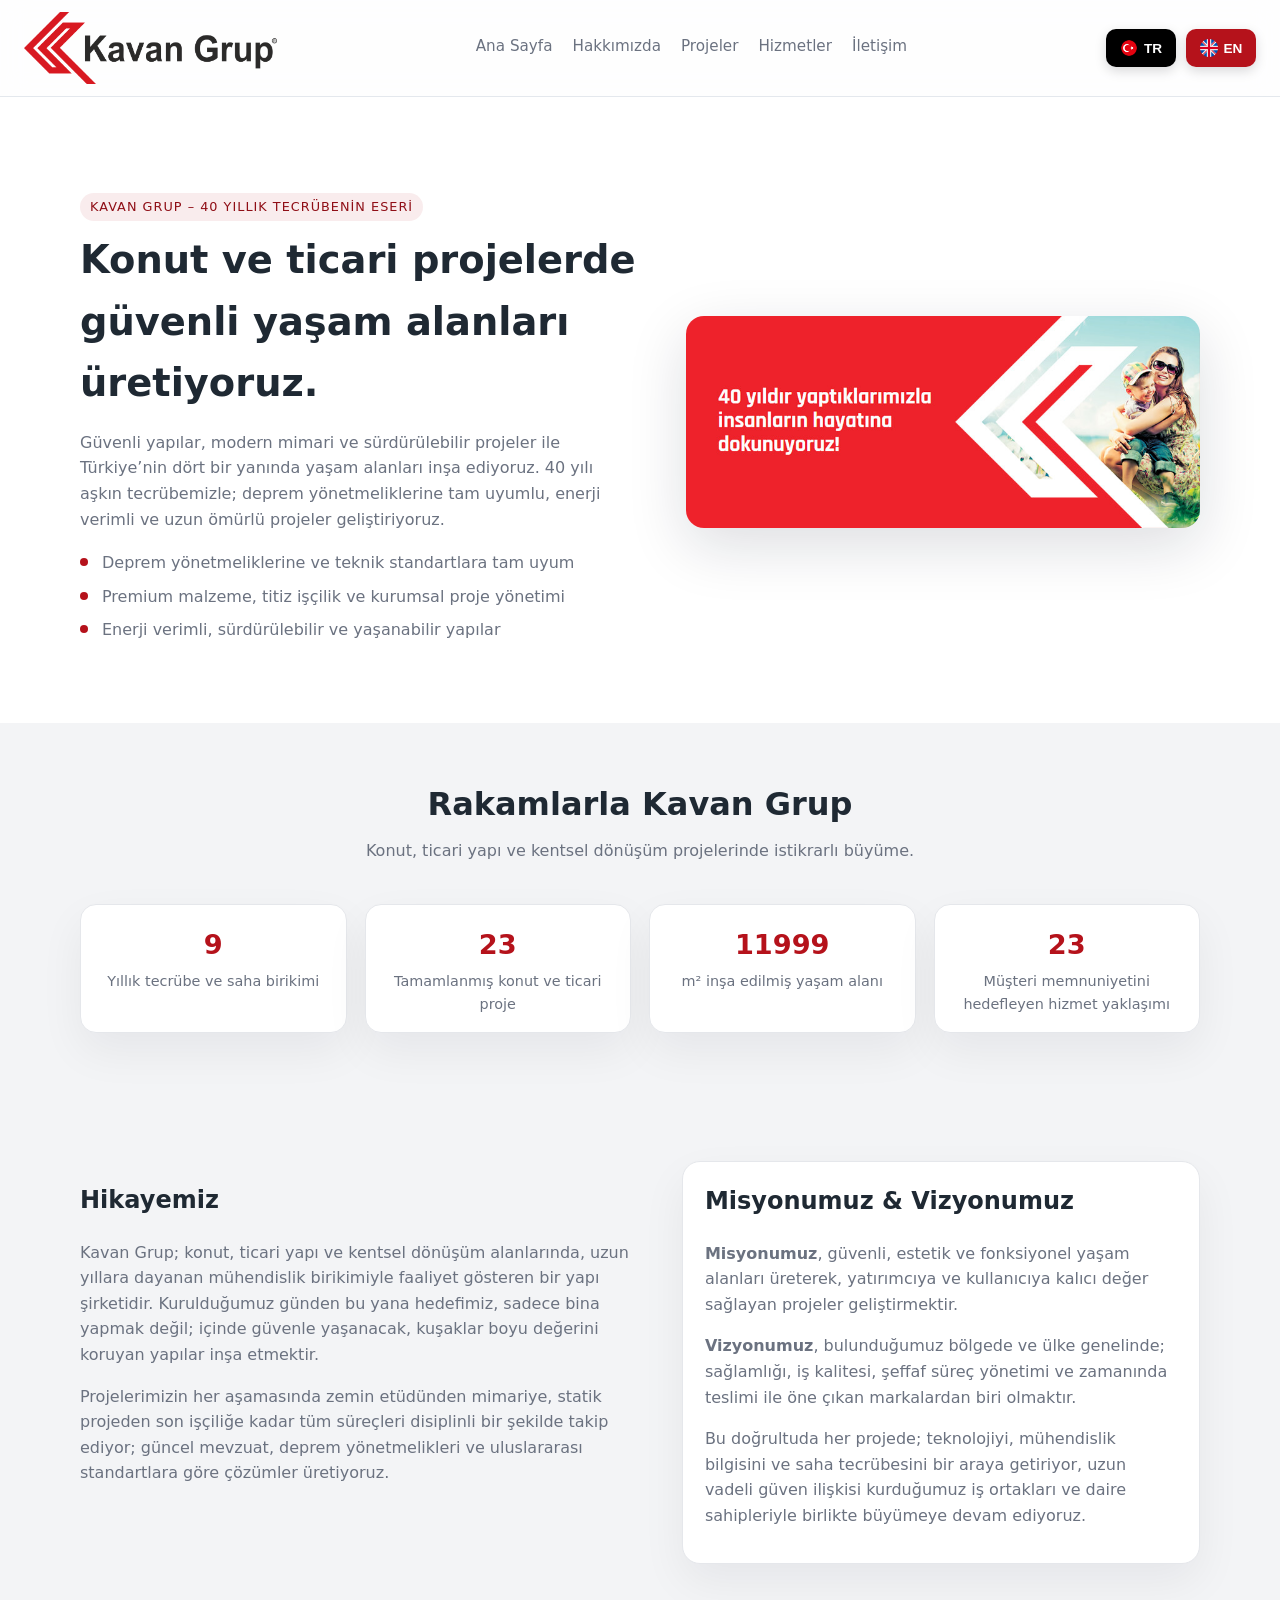
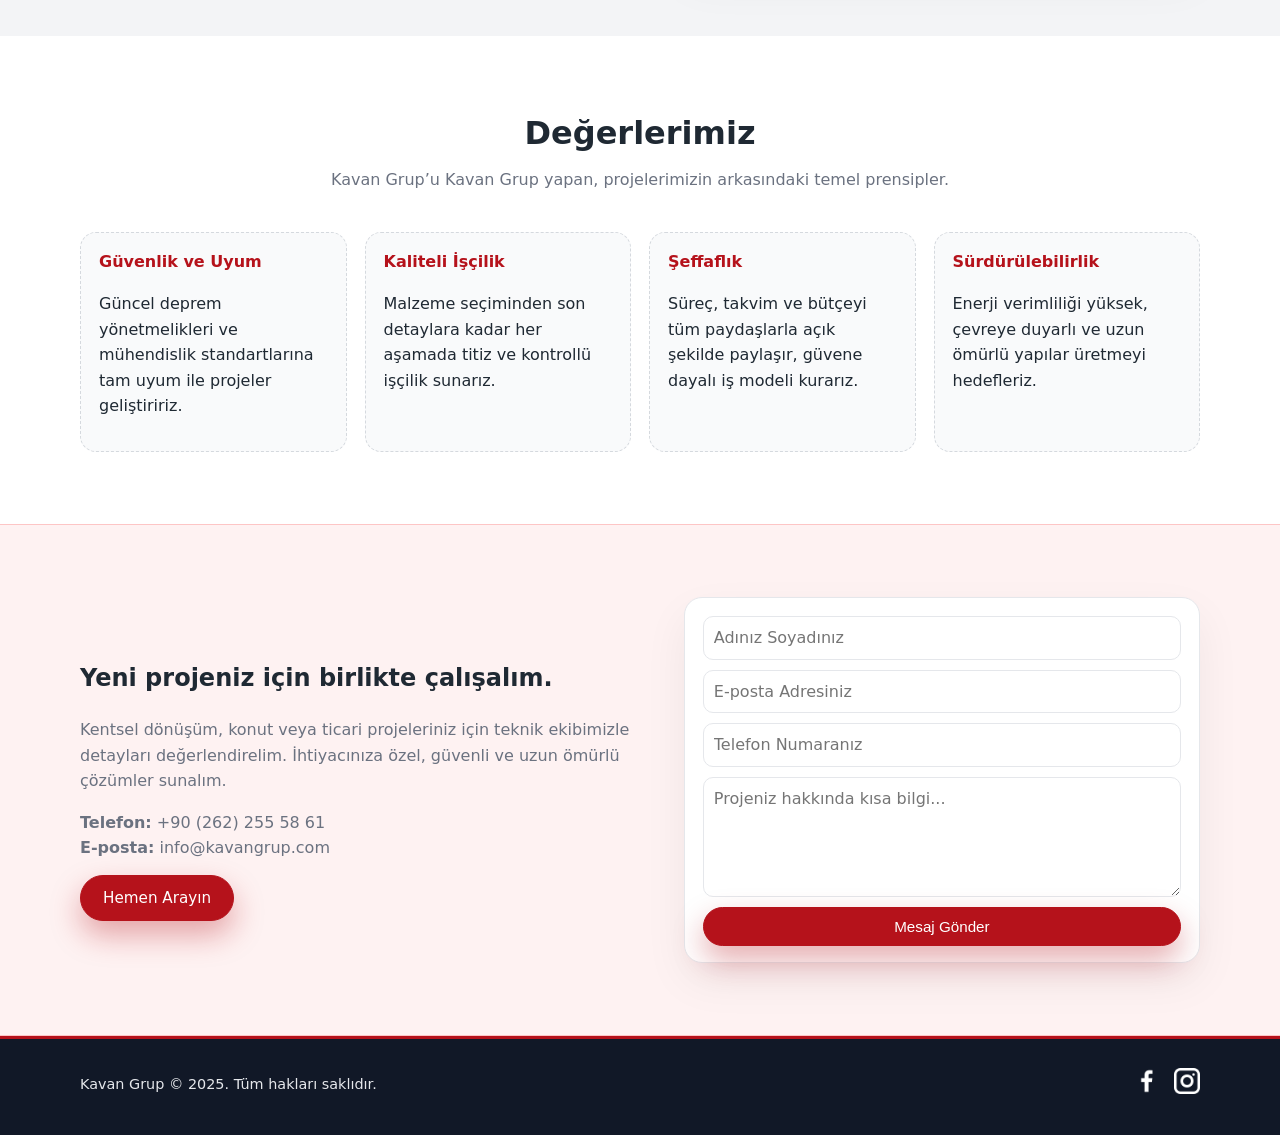
<file: about.html>
<!DOCTYPE html>
<html lang="tr">

<head>
    <meta charset="UTF-8" />
    <title>Kavan Grup</title>
    <meta name="viewport" content="width=device-width, initial-scale=1" />
    <link rel="icon" type="image/png" href="images/kavan.png">

    <link rel="stylesheet" href="style.css?v=632">
    <link rel="stylesheet" href="news.css?v=424">
    <link rel="stylesheet" href="project.css?v=123">
    <link rel="stylesheet" href="mobile.css?v=431">


</head>

<body>
    <!--Start of Tawk.to Script-->
    <script type="text/javascript">
                var Tawk_API=Tawk_API||{}, Tawk_LoadStart=new Date();
        (function(){
        var s1=document.createElement("script"),s0=document.getElementsByTagName("script")[0];
        s1.async=true;
        s1.src='https://embed.tawk.to/693ae0dc72e9cf197ba23c10/1jc6vsnnq';
        s1.charset='UTF-8';
        s1.setAttribute('crossorigin','*');
        s0.parentNode.insertBefore(s1,s0);
        })();
    </script>
    <!--End of Tawk.to Script-->
    <!-- NAVBAR -->
    <header class="site-header">
        <div class="nav-container">

            <!-- LOGO -->
            <div class="logo">
                <img src="images/logo.png" alt="Kavan Grup">
            </div>

            <!-- DESKTOP MENÜ -->
            <nav class="main-nav">
                <a href="index.html" data-i18n="nav_home">Ana Sayfa</a>
                <a href="about.html" data-i18n="nav_about">Hakkımızda</a>
                <a href="projeler.html" data-i18n="nav_projects">Projeler</a>
                <a href="#services" data-i18n="nav_services">Hizmetler</a>
                <a href="#contact" data-i18n="nav_contact">İletişim</a>
            </nav>

            <!-- DİL BUTONLARI -->
            <div class="lang-switch">
                <button id="lang-tr"><img src="images/TRFLAG.png"> TR</button>
                <button id="lang-en"><img src="images/ENFLAG.png"> EN</button>
            </div>

            <!-- MOBİL MENÜ BUTONU -->
            <button class="mobile-menu-btn" id="mobileMenuBtn">
                <span></span>
                <span></span>
                <span></span>
            </button>

        </div>

        <!-- MOBİLDE AÇILAN MENÜ -->
        <div class="mobile-nav" id="mobileNav">
            <a href="index.html" data-i18n="nav_home">Ana Sayfa</a>
            <a href="about.html" data-i18n="nav_about">Hakkımızda</a>
            <a href="projeler.html" data-i18n="nav_projects">Projeler</a>
            <a href="#services" data-i18n="nav_services">Hizmetler</a>
            <a href="#contact" data-i18n="nav_contact">İletişim</a>
        </div>
    </header>

    <!-- HAKKIMIZDA HERO -->
    <section class="section section-alt about-hero">
        <div class="container about-hero-inner">
            <div class="about-hero-text">
                <span class="about-kicker">Kavan Grup – 40 Yıllık Tecrübenin Eseri</span>
                <h1>Konut ve ticari projelerde güvenli yaşam alanları üretiyoruz.</h1>
                <p>
                    Güvenli yapılar, modern mimari ve sürdürülebilir projeler ile Türkiye’nin dört bir yanında
                    yaşam alanları inşa ediyoruz. 40 yılı aşkın tecrübemizle; deprem yönetmeliklerine tam uyumlu,
                    enerji verimli ve uzun ömürlü projeler geliştiriyoruz.
                </p>

                <ul class="about-bullets">
                    <li>Deprem yönetmeliklerine ve teknik standartlara tam uyum</li>
                    <li>Premium malzeme, titiz işçilik ve kurumsal proje yönetimi</li>
                    <li>Enerji verimli, sürdürülebilir ve yaşanabilir yapılar</li>
                </ul>
            </div>

            <div class="about-hero-media">
                <div class="image-frame">
                    <img src="images/tarihce.png" alt="40 Yıllık Tecrübe">
                </div>
            </div>

        </div>
    </section>

    <!-- RAKAMLARLA KAVAN GRUP -->
    <section class="section stats-area">
        <div class="container">
            <div class="section-head">
                <h2>Rakamlarla Kavan Grup</h2>
                <p>Konut, ticari yapı ve kentsel dönüşüm projelerinde istikrarlı büyüme.</p>
            </div>

            <div class="stats-grid">
        <div class="stat-box">
            <h3 class="count" data-target="40">0</h3>
            <p>Yıllık tecrübe ve saha birikimi</p>
        </div>
        
        <div class="stat-box">
            <h3 class="count" data-target="100">0</h3>
            <p>Tamamlanmış konut ve ticari proje</p>
        </div>
        
        <div class="stat-box">
            <h3 class="count" data-target="50000">0</h3>
            <p>m² inşa edilmiş yaşam alanı</p>
        </div>
        
        <div class="stat-box">
            <h3 class="count" data-target="100">0</h3>
            <p>Müşteri memnuniyetini hedefleyen hizmet yaklaşımı</p>
        </div>
            </div>
        </div>
    </section>

    <!-- HİKAYEMİZ & YAKLAŞIMIMIZ -->
    <section class="section">
        <div class="container split about-story">
            <div class="split-text">
                <h2>Hikayemiz</h2>
                <p>
                    Kavan Grup; konut, ticari yapı ve kentsel dönüşüm alanlarında, uzun yıllara dayanan mühendislik
                    birikimiyle faaliyet gösteren bir yapı şirketidir. Kurulduğumuz günden bu yana hedefimiz,
                    sadece bina yapmak değil; içinde güvenle yaşanacak, kuşaklar boyu değerini koruyan yapılar
                    inşa etmektir.
                </p>
                <p>
                    Projelerimizin her aşamasında zemin etüdünden mimariye, statik projeden son işçiliğe kadar
                    tüm süreçleri disiplinli bir şekilde takip ediyor; güncel mevzuat, deprem yönetmelikleri
                    ve uluslararası standartlara göre çözümler üretiyoruz.
                </p>
            </div>

            <div class="split-text mv-box">
                <h2>Misyonumuz &amp; Vizyonumuz</h2>
                <p>
                    <strong>Misyonumuz</strong>, güvenli, estetik ve fonksiyonel yaşam alanları üreterek,
                    yatırımcıya ve kullanıcıya kalıcı değer sağlayan projeler geliştirmektir.
                </p>
                <p>
                    <strong>Vizyonumuz</strong>, bulunduğumuz bölgede ve ülke genelinde; sağlamlığı, iş
                    kalitesi, şeffaf süreç yönetimi ve zamanında teslimi ile öne çıkan markalardan biri olmaktır.
                </p>
                <p>
                    Bu doğrultuda her projede; teknolojiyi, mühendislik bilgisini ve saha tecrübesini bir araya
                    getiriyor, uzun vadeli güven ilişkisi kurduğumuz iş ortakları ve daire sahipleriyle birlikte
                    büyümeye devam ediyoruz.
                </p>
            </div>
        </div>
    </section>

    <!-- DEĞERLERİMİZ -->
    <section class="section section-alt">
        <div class="container">
            <div class="section-head">
                <h2>Değerlerimiz</h2>
                <p>Kavan Grup’u Kavan Grup yapan, projelerimizin arkasındaki temel prensipler.</p>
            </div>

            <div class="service-grid">
                <div class="service-card">
                    <h4>Güvenlik ve Uyum</h4>
                    <p>Güncel deprem yönetmelikleri ve mühendislik standartlarına tam uyum ile projeler geliştiririz.</p>
                </div>
                <div class="service-card">
                    <h4>Kaliteli İşçilik</h4>
                    <p>Malzeme seçiminden son detaylara kadar her aşamada titiz ve kontrollü işçilik sunarız.</p>
                </div>
                <div class="service-card">
                    <h4>Şeffaflık</h4>
                    <p>Süreç, takvim ve bütçeyi tüm paydaşlarla açık şekilde paylaşır, güvene dayalı iş modeli kurarız.</p>
                </div>
                <div class="service-card">
                    <h4>Sürdürülebilirlik</h4>
                    <p>Enerji verimliliği yüksek, çevreye duyarlı ve uzun ömürlü yapılar üretmeyi hedefleriz.</p>
                </div>
            </div>
        </div>
    </section>

    <!-- ÇAĞRI BLOĞU -->
    <section class="section cta-area" id="contact">
        <div class="container split">
            <div class="split-text">
                <h2>Yeni projeniz için birlikte çalışalım.</h2>
                <p>
                    Kentsel dönüşüm, konut veya ticari projeleriniz için teknik ekibimizle detayları değerlendirelim.
                    İhtiyacınıza özel, güvenli ve uzun ömürlü çözümler sunalım.
                </p>
                <p><strong>Telefon:</strong> +90 (262) 255 58 61<br>
                    <strong>E-posta:</strong> info@kavangrup.com</p>
                <a href="tel:+902622555861" class="btn primary">Hemen Arayın</a>
            </div>

            <div class="split-media">
                <form class="contact-form">
                    <input type="text" placeholder="Adınız Soyadınız" required />
                    <input type="email" placeholder="E-posta Adresiniz" required />
                    <input type="tel" placeholder="Telefon Numaranız" />
                    <textarea rows="4" placeholder="Projeniz hakkında kısa bilgi..."></textarea>
                    <button type="submit" class="btn primary full">Mesaj Gönder</button>
                </form>
            </div>
        </div>
    </section>

    <!-- FOOTER -->
    <footer class="site-footer">
        <div class="container footer-inner">
    
            <p data-i18n="footer_copy">Kavan Grup © 2025. Tüm hakları saklıdır.</p>
    
            <div class="footer-social">
                <a href="https://www.facebook.com/kavanyapi" target="_blank" class="social-icon">
                    <img src="images/face.png" alt="Facebook">
                </a>
    
                <a href="https://www.instagram.com/kavangrupinsaat/" target="_blank" class="social-icon">
                    <img src="images/insta.png" alt="Instagram">
                </a>
            </div>
        </div>
    </footer>
    
    <!-- JS -->
    <script src="lang.js"></script>
    <script src="script.js?v=412"></script>
    <script src="scroll.js?v=622"></script>
    <script src="news.js?v=12"></script>
    <script src="burger.js?v=32"></script>
    </body>
    
    </html>
</file>
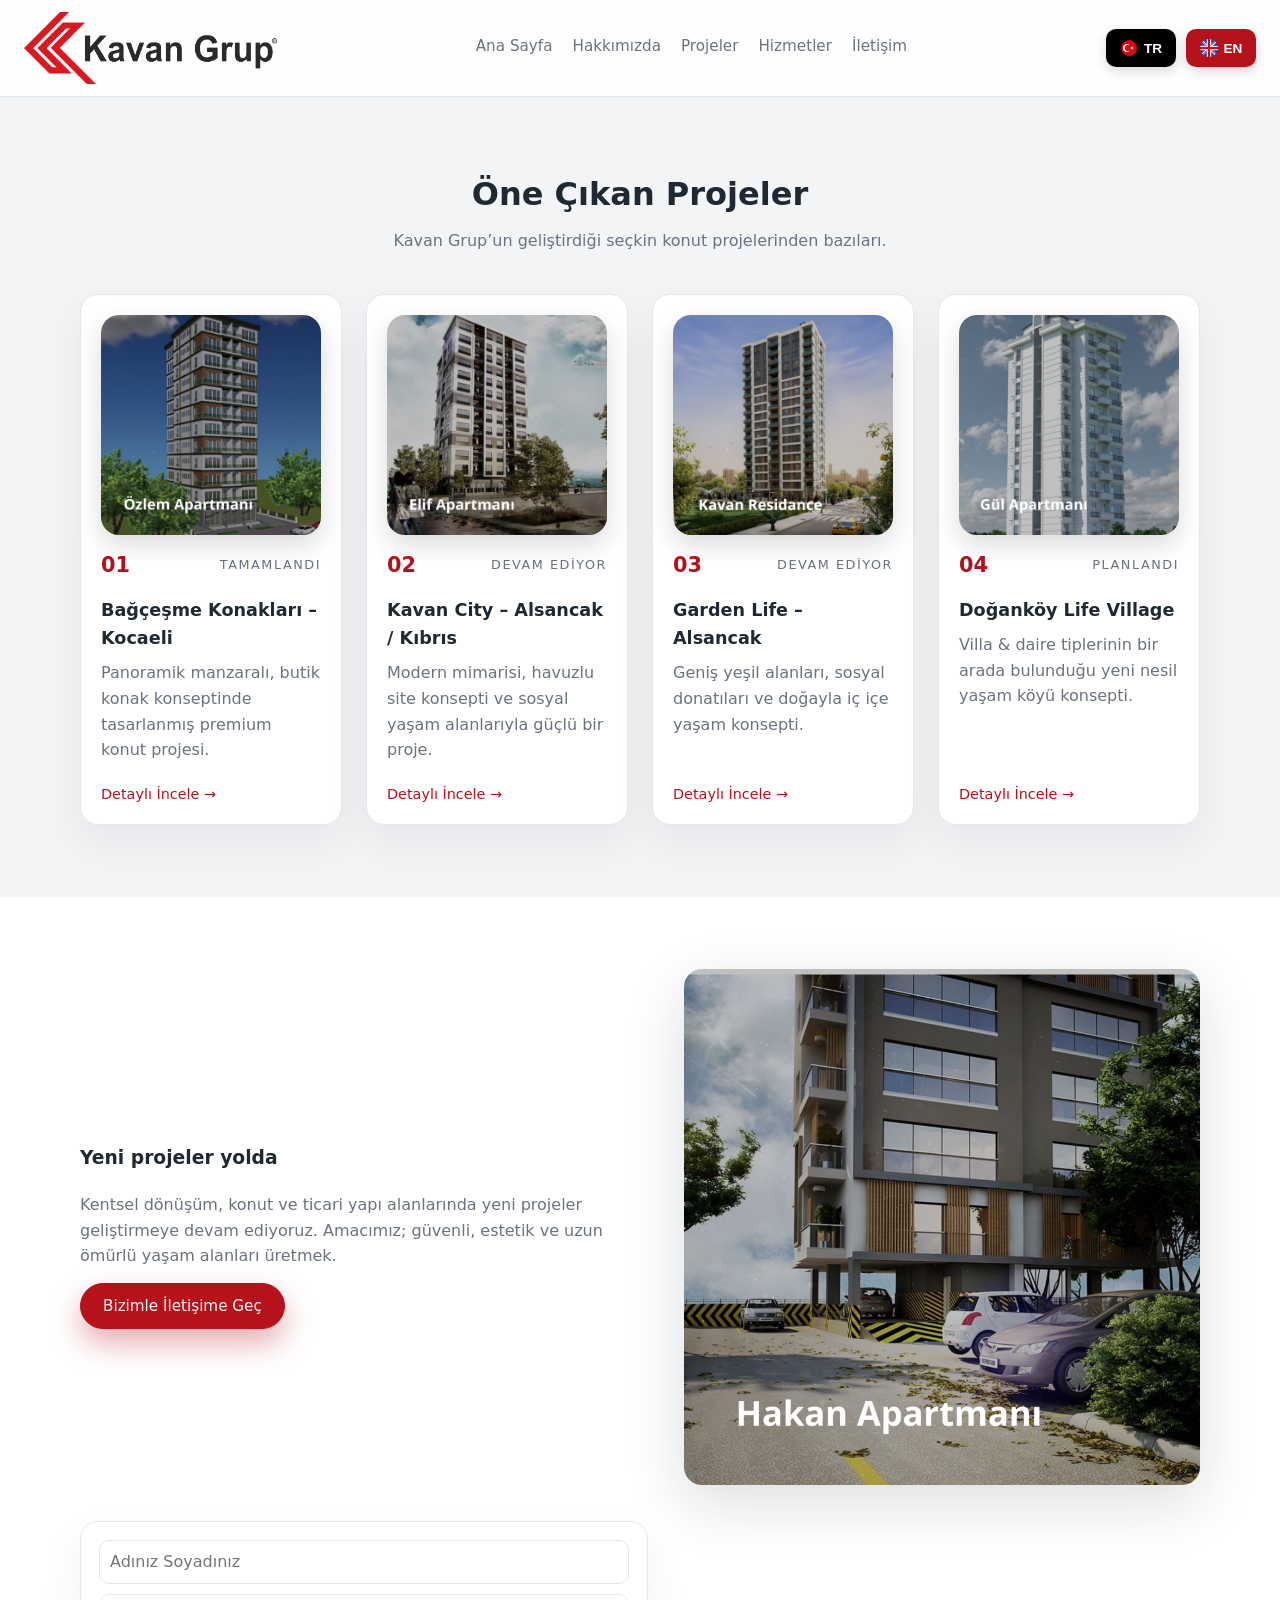
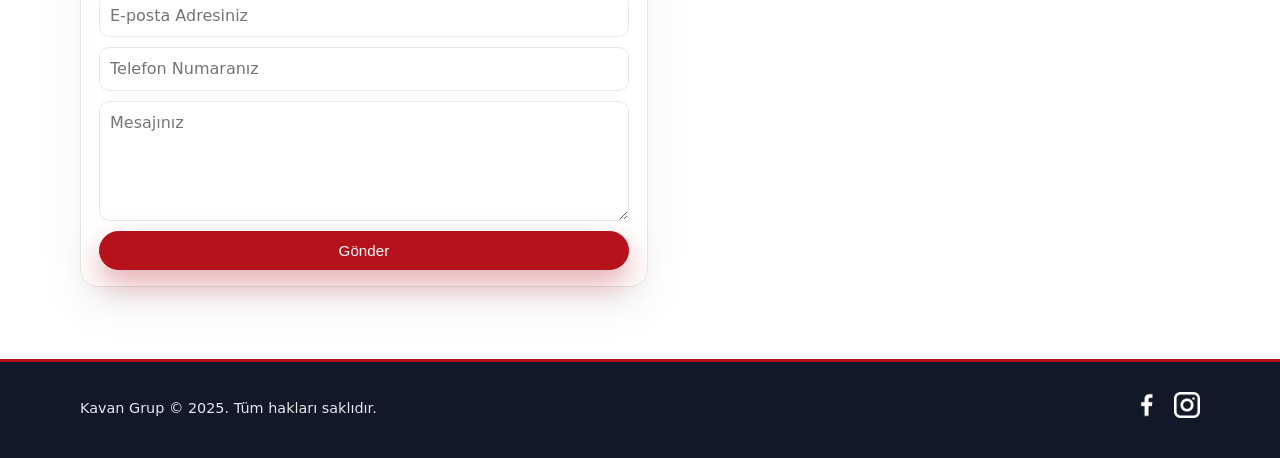
<file: projeler.html>
<!DOCTYPE html>
<html lang="tr">

<head>
    <meta charset="UTF-8" />
    <title>Kavan Grup</title>
    <meta name="viewport" content="width=device-width, initial-scale=1" />
    <link rel="icon" type="image/png" href="images/kavan.png">
    
    <link rel="stylesheet" href="style.css?v=632">
    <link rel="stylesheet" href="news.css?v=424">
    <link rel="stylesheet" href="project.css?v=123">
    <link rel="stylesheet" href="mobile.css?v=431">


</head>

<body>
    <!--Start of Tawk.to Script-->
    <script type="text/javascript">
        var Tawk_API=Tawk_API||{}, Tawk_LoadStart=new Date();
(function(){
var s1=document.createElement("script"),s0=document.getElementsByTagName("script")[0];
s1.async=true;
s1.src='https://embed.tawk.to/693ae0dc72e9cf197ba23c10/1jc6vsnnq';
s1.charset='UTF-8';
s1.setAttribute('crossorigin','*');
s0.parentNode.insertBefore(s1,s0);
})();
    </script>
    <!--End of Tawk.to Script-->

    <!-- NAVBAR -->
    <header class="site-header">
        <div class="nav-container">

            <!-- LOGO -->
            <div class="logo">
                <img src="images/logo.png" alt="Kavan Grup">
            </div>

            <!-- DESKTOP MENÜ -->
            <nav class="main-nav">
                <a href="index.html" data-i18n="nav_home">Ana Sayfa</a>
                <a href="about.html" data-i18n="nav_about">Hakkımızda</a>
                <a href="projeler.html" data-i18n="nav_projects">Projeler</a>
                <a href="#services" data-i18n="nav_services">Hizmetler</a>
                <a href="#contact" data-i18n="nav_contact">İletişim</a>
            </nav>

            <!-- DİL BUTONLARI -->
            <div class="lang-switch">
                <button id="lang-tr"><img src="images/TRFLAG.png"> TR</button>
                <button id="lang-en"><img src="images/ENFLAG.png"> EN</button>
            </div>

            <!-- MOBİL MENÜ BUTONU -->
            <button class="mobile-menu-btn" id="mobileMenuBtn">
                <span></span>
                <span></span>
                <span></span>
            </button>

        </div>

        <!-- MOBİLDE AÇILAN MENÜ -->
        <div class="mobile-nav" id="mobileNav">
            <a href="index.html" data-i18n="nav_home">Ana Sayfa</a>
            <a href="about.html" data-i18n="nav_about">Hakkımızda</a>
            <a href="projeler.html" data-i18n="nav_projects">Projeler</a>
            <a href="#services" data-i18n="nav_services">Hizmetler</a>
            <a href="#contact" data-i18n="nav_contact">İletişim</a>
        </div>
    </header>


    <!-- HERO / BAŞLIK BLOĞU -->
 <section class="section">
    <div class="container">

        <div class="section-head">
            <h2>Öne Çıkan Projeler</h2>
            <p>Kavan Grup’un geliştirdiği seçkin konut projelerinden bazıları.</p>
        </div>

        <div class="project-grid">

            <!-- 01 -->
            <div class="project-card">
                <div class="project-img">
                    <img src="images/bagcesme-konaklari.jpg" alt="Bağçeşme Konakları">
                </div>

                <div class="project-meta">
                    <span class="project-number">01</span>
                    <span class="project-tag">Tamamlandı</span>
                </div>

                <h3>Bağçeşme Konakları – Kocaeli</h3>
                <p>
                    Panoramik manzaralı, butik konak konseptinde tasarlanmış premium konut projesi.
                </p>

                <a href="proje-detay.html" class="project-link">Detaylı İncele →</a>
            </div>

            <!-- 02 -->
            <div class="project-card">
                <div class="project-img">
                    <img src="images/kavan-city-alsancak.jpg" alt="Kavan City Alsancak">
                </div>

                <div class="project-meta">
                    <span class="project-number">02</span>
                    <span class="project-tag">Devam Ediyor</span>
                </div>

                <h3>Kavan City – Alsancak / Kıbrıs</h3>
                <p>
                    Modern mimarisi, havuzlu site konsepti ve sosyal yaşam alanlarıyla güçlü bir proje.
                </p>

                <a href="proje-detay.html" class="project-link">Detaylı İncele →</a>
            </div>

            <!-- 03 -->
            <div class="project-card">
                <div class="project-img">
                    <img src="images/garden-life-alsancak.jpg" alt="Garden Life Alsancak">
                </div>

                <div class="project-meta">
                    <span class="project-number">03</span>
                    <span class="project-tag">Devam Ediyor</span>
                </div>

                <h3>Garden Life – Alsancak</h3>
                <p>
                    Geniş yeşil alanları, sosyal donatıları ve doğayla iç içe yaşam konsepti.
                </p>

              <a href="proje-detay.html" class="project-link">Detaylı İncele →</a>
            </div>

            <!-- 04 -->
            <div class="project-card">
                <div class="project-img">
                    <img src="images/dogankoy-life-village.jpg" alt="Doğanköy Life Village">
                </div>

                <div class="project-meta">
                    <span class="project-number">04</span>
                    <span class="project-tag">Planlandı</span>
                </div>

                <h3>Doğanköy Life Village</h3>
                <p>
                    Villa & daire tiplerinin bir arada bulunduğu yeni nesil yaşam köyü konsepti.
                </p>

                <a href="proje-detay.html" class="project-link">Detaylı İncele →</a>
            </div>

        </div>

    </div>
</section>






    <!-- ÇAĞRI BLOĞU + FORM -->
    <section class="section section-alt" id="contact">
        <div class="container split">

            <div class="split-text">
                <h3 data-i18n="projects_cta_title">Yeni nesil yaşam alanları tasarlıyoruz</h3>
                <p data-i18n="projects_cta_text">
                    Kavan Grup olarak 40 yılı aşkın tecrübemizle İstanbul, Kocaeli ve Kıbrıs’ta
                    toplu konut, residence ve villa projeleri geliştiriyoruz. Hedefimiz; güvenli,
                    estetik ve uzun ömürlü yaşam alanları üretmek.
                </p>
                <a href="#contact" class="btn primary" data-i18n="projects_cta_btn">Bizimle İletişime Geç</a>
            </div>

            <div class="image-frame">
                <!-- CTA görseli -->
                <img src="images/projects-hero.jpg" alt="Kavan Grup Projeleri Genel Görseli">
            </div>

            <div class="split-media">
                <form class="contact-form">
                    <input type="text" placeholder="Adınız Soyadınız" required data-i18n-ph="name" />
                    <input type="email" placeholder="E-posta Adresiniz" required data-i18n-ph="email" />
                    <input type="tel" placeholder="Telefon Numaranız" data-i18n-ph="phone" />
                    <textarea rows="4" placeholder="İlgilendiğiniz proje ve mesajınız" data-i18n-ph="message"></textarea>
                    <button type="submit" class="btn primary full" data-i18n="send">Gönder</button>
                </form>
            </div>

        </div>
    </section>


    <!-- FOOTER -->
    <footer class="site-footer">
        <div class="container footer-inner">

            <p data-i18n="footer_copy">Kavan Grup © 2025. Tüm hakları saklıdır.</p>

            <div class="footer-social">
                <a href="https://www.facebook.com/kavanyapi" target="_blank" class="social-icon">
                    <img src="images/face.png" alt="Facebook">
                </a>

                <a href="https://www.instagram.com/kavangrupinsaat/" target="_blank" class="social-icon">
                    <img src="images/insta.png" alt="Instagram">
                </a>
            </div>
        </div>
    </footer>

    <!-- JS -->
    <script src="lang.js"></script>
    <script src="script.js?v=442"></script>
    <script src="scroll.js?v=622"></script>
    <script src="news.js?v=12"></script>
    <script src="burger.js?v=32"></script>
</body>

</html>
</file>
<file: style.css>
/* ============== TEMEL AYARLAR ============== */
:root {
    --bg: #f3f4f6;
    --bg-alt: #ffffff;
    --primary: #b5121b;
    --primary-dark: #8f0e16;
    --primary-soft: rgba(181, 18, 27, 0.08);
    --text-main: #1f2933;
    --text-muted: #6b7280;
    --border-soft: #e5e7eb;
    --radius-lg: 18px;
    --shadow-soft: 0 18px 45px rgba(15, 23, 42, 0.06);
}

*,
*::before,
*::after {
    box-sizing: border-box;
}

body {
    margin: 0;
    font-family: system-ui, -apple-system, BlinkMacSystemFont, "Segoe UI", sans-serif;
    background: var(--bg);
    color: var(--text-main);
    line-height: 1.6;
}

/* Layout helpers */
.container {
    width: min(1120px, 100% - 32px);
    margin-inline: auto;
}

.section {
    padding: 72px 0;
}

.section-alt {
    background: #ffffff;
}

.section-head {
    text-align: center;
    margin-bottom: 40px;
}

.section-head h2 {
    font-size: 2rem;
    margin: 0 0 8px;
}

.section-head p {
    margin: 0;
    color: var(--text-muted);
}

/* ============== HEADER / NAV ============== */
.site-header {
    position: sticky;
    top: 0;
    z-index: 20;
    background: rgba(255, 255, 255, 0.9);
    backdrop-filter: blur(14px);
    border-bottom: 1px solid rgba(148, 163, 184, 0.25);
}

.nav-container {
    display: flex;
    align-items: center;
    justify-content: space-between;
    padding: 12px 24px;
    /* 🔥 YENİ → sağ-sol boşluk */
}

/* LOGO */
.logo {
    display: flex;
    align-items: center;
    gap: 10px;
    font-weight: 700;
    letter-spacing: 0.08em;
    text-transform: uppercase;
    font-size: 0.95rem;
}

.logo img {
    height: 72px;
    width: auto;
    display: block;
}

.main-nav {
    display: flex;
    gap: 20px;
}

.main-nav a {
    text-decoration: none;
    color: var(--text-muted);
    font-size: 0.95rem;
    position: relative;
    padding-bottom: 4px;
}

.main-nav a::after {
    content: "";
    position: absolute;
    left: 0;
    bottom: 0;
    width: 0;
    height: 2px;
    background: var(--primary);
    transition: width 0.2s ease;
}

.main-nav a:hover {
    color: var(--primary);
}

.main-nav a:hover::after {
    width: 100%;
}

.main-nav a.active {
    color: var(--primary);
}

/* Desktop default: hamburger gizli */
.mobile-menu-btn {
    display: none;
}

.mobile-nav {
    display: none;
}
/* ============== HERO – VIDEO ============== */
.hero {
    padding: 0;
    margin: 0;
    display: flex;
    justify-content: center;
}

.hero-video-wrapper {
    width: 100%;
    aspect-ratio: 16/9;
    position: relative;
    overflow: hidden;
    border-radius: 0;
    box-shadow: 0 20px 45px rgba(0, 0, 0, 0.25);
}

.hero-video {
    position: absolute;
    inset: 0;
    width: 100%;
    height: 100%;
    object-fit: cover;
}

.hero-overlay {
    position: absolute;
    inset: 0;
    background: rgba(0, 0, 0, 0.35);
    z-index: 2;
}

.hero-text-content {
    position: absolute;
    z-index: 3;
    top: 50%;
    left: 50%;
    transform: translate(-50%, -50%);
    text-align: center;
    color: #fff;
    width: 80%;
    max-width: 800px;
    padding: 20px;
}

.hero-text-content h1 {
    font-size: clamp(2.2rem, 4vw, 3.5rem);
    font-weight: 700;
    margin-bottom: 14px;
    line-height: 1.15;
}

.hero-text-content p {
    font-size: clamp(1rem, 1.3vw, 1.3rem);
    color: #f3f4f6;
    margin-bottom: 24px;
}

.hero-btn {
    padding: 14px 30px;
    font-size: 1.05rem;
    border-radius: 50px;
}

.video-wrapper::after {
    content: "";
    position: absolute;
    inset: 0;
    background: linear-gradient(rgba(0, 0, 0, 0.45), rgba(0, 0, 0, 0.30));
    pointer-events: none;
}

.hero-content {
    position: relative;
    z-index: 3;
    padding-left: 60px;
    max-width: 650px;
    color: #fff;
}

.hero-content h1 {
    font-size: clamp(2.6rem, 3.5vw + 1rem, 3.6rem);
    margin-bottom: 18px;
    line-height: 1.15;
}

.hero-content p {
    font-size: 1.05rem;
    color: #e5e7eb;
    max-width: 520px;
    margin-bottom: 24px;
}

/* ============== KLASİK HERO ============== */
.hero-inner {
    display: grid;
    grid-template-columns: minmax(0, 1.2fr) minmax(0, 1fr);
    gap: 40px;
    align-items: center;
}

.hero-text h1 {
    font-size: clamp(2.2rem, 3.1vw + 1rem, 3rem);
    line-height: 1.1;
    margin-bottom: 14px;
}

.hero-text p {
    color: var(--text-muted);
    max-width: 520px;
    margin-bottom: 22px;
}

.hero-actions {
    display: flex;
    flex-wrap: wrap;
    gap: 12px;
}

.hero-media .hero-placeholder {
    background: radial-gradient(circle at top left, var(--primary-soft), #fdf2f2);
    border-radius: 24px;
    min-height: 260px;
    box-shadow: var(--shadow-soft);
    display: flex;
    align-items: center;
    justify-content: center;
    color: var(--text-muted);
    font-size: 0.9rem;
}

/* ============== BUTTONS ============== */
.btn {
    display: inline-flex;
    align-items: center;
    justify-content: center;
    border-radius: 999px;
    padding: 10px 22px;
    font-size: 0.95rem;
    text-decoration: none;
    border: 1px solid transparent;
    cursor: pointer;
    transition: transform 0.12s ease, box-shadow 0.12s ease, background 0.12s ease, color 0.12s ease, border-color 0.12s ease;
}

.btn.primary {
    background: var(--primary);
    color: #fff;
    border-color: var(--primary);
    box-shadow: 0 14px 30px rgba(181, 18, 27, 0.35);
}

.btn.primary:hover {
    background: var(--primary-dark);
    border-color: var(--primary-dark);
    transform: translateY(-1px);
    box-shadow: 0 18px 40px rgba(181, 18, 27, 0.45);
}

.btn.ghost {
    background: transparent;
    color: var(--primary);
    border-color: rgba(181, 18, 27, 0.6);
}

.btn.ghost:hover {
    background: var(--primary-soft);
}

.btn.full {
    width: 100%;
}

/* ============== ABOUT / SPLIT ============== */
.split {
    display: grid;
    grid-template-columns: minmax(0, 1.1fr) minmax(0, 1fr);
    gap: 36px;
    align-items: center;
}

.split-text p {
    color: var(--text-muted);
    margin-bottom: 14px;
}

.image-frame {
    width: 100%;
    height: auto;
    border-radius: var(--radius-lg);
    overflow: hidden;
    box-shadow: 0 18px 60px rgba(15, 23, 42, 0.14);
}

.image-frame img {
    width: 100%;
    height: auto;
    display: block;
}

/* List animasyonları */
.about-list {
    padding-left: 0;
    margin-top: 14px;
}

.about-list li {
    list-style: none;
    margin: 10px 0;
    padding-left: 22px;
    position: relative;
    opacity: 0;
    transform: translateY(40px);
    transition: opacity 0.7s ease-out, transform 0.7s ease-out;
}

.about-list li::before {
    content: "•";
    position: absolute;
    left: 0;
    top: 2px;
    color: var(--primary);
    font-size: 1.25rem;
}

.about-list li.animate-in {
    opacity: 1;
    transform: translateY(0);
}

/* ============== SERVICES ============== */
.service-grid {
    display: grid;
    grid-template-columns: repeat(auto-fit, minmax(220px, 1fr));
    gap: 18px;
}

.service-card {
    background: #f9fafb;
    border-radius: 16px;
    padding: 16px 18px;
    border: 1px dashed rgba(209, 213, 219, 0.9);
}

.service-card h4 {
    margin: 0 0 6px;
    font-size: 1rem;
    color: var(--primary);
}

/* ============== CONTACT ============== */
.contact-info {
    list-style: none;
    padding: 0;
    margin: 16px 0 0;
    color: var(--text-muted);
}

.contact-info li+li {
    margin-top: 4px;
}

.contact-form {
    background: var(--bg-alt);
    border-radius: var(--radius-lg);
    padding: 18px 18px 16px;
    border: 1px solid var(--border-soft);
    box-shadow: var(--shadow-soft);
    display: grid;
    gap: 10px;
}

.contact-form input,
.contact-form textarea {
    border-radius: 10px;
    border: 1px solid var(--border-soft);
    padding: 8px 10px;
    font: inherit;
    outline: none;
}

.contact-form input:focus,
.contact-form textarea:focus {
    border-color: var(--primary);
}

/* ============== FOOTER ============== */
.site-footer {
    padding: 20px 0 24px;
    background: #111827;
    color: #e5e7eb;
    font-size: 0.9rem;
    border-top: 3px solid var(--primary);
}

.footer-inner {
    display: flex;
    justify-content: space-between;
    align-items: center;
    flex-wrap: wrap;
    gap: 10px;
}

.footer-social {
    display: flex;
    gap: 14px;
}

.footer-social .social-icon img {
    width: 26px;
    height: 26px;
    filter: brightness(0) invert(1);
    transition: 0.2s ease;
}

.footer-social .social-icon:hover img {
    transform: scale(1.15);
    filter: brightness(0.8) invert(1);
}

/* ============== DİL SWITCH ============== */
.lang-switch {
    display: flex;
    gap: 10px;
}

.lang-switch button {
    width: 70px;
    height: 38px;
    display: flex;
    align-items: center;
    justify-content: center;
    gap: 6px;
    background: var(--primary);
    color: #fff;
    border: none;
    border-radius: 10px;
    cursor: pointer;
    font-size: 0.85rem;
    font-weight: 600;
    padding: 0;
    box-shadow: 0 4px 12px rgba(0, 0, 0, 0.15);
    transition: background .2s ease, transform .15s ease;
}

.lang-switch button img {
    width: 18px;
    height: 18px;
    object-fit: cover;
    border-radius: 4px;
}

.lang-switch button:hover {
    background: var(--primary-dark);
    transform: translateY(-2px);
}

.lang-switch button.active {
    background: #000;
}

/* ================= HAKKIMIZDA SAYFASI ÖZEL TASARIM ================= */

.page-about .about-main {
    position: relative;
    overflow: hidden;
    background: radial-gradient(circle at top left, rgba(181, 18, 27, 0.08), #ffffff);
}

.page-about .about-main::before,
.page-about .about-main::after {
    content: "";
    position: absolute;
    width: 260px;
    height: 260px;
    border-radius: 999px;
    filter: blur(40px);
    opacity: 0.5;
    z-index: 0;
}

.page-about .about-main::before {
    top: -80px;
    left: -60px;
    background: rgba(181, 18, 27, 0.25);
}

.page-about .about-main::after {
    bottom: -80px;
    right: -40px;
    background: rgba(15, 23, 42, 0.18);
}

.page-about .section-head h2,
.page-about .section-head p {
    position: relative;
    z-index: 1;
    animation: aboutFadeUp 0.7s ease-out forwards;
    opacity: 0;
    transform: translateY(18px);
}

.page-about .section-head h2 {
    animation-delay: 0.05s;
}

.page-about .section-head p {
    animation-delay: 0.15s;
}

.page-about .split-text:first-child {
    position: relative;
    z-index: 1;
    background: rgba(255, 255, 255, 0.9);
    border-radius: 18px;
    padding: 20px 22px;
    border: 1px solid rgba(229, 231, 235, 0.8);
    box-shadow: 0 18px 45px rgba(15, 23, 42, 0.08);
    backdrop-filter: blur(8px);
    opacity: 0;
    transform: translateY(24px);
    animation: aboutFadeUp 0.8s ease-out forwards;
    animation-delay: 0.2s;
}

.page-about .about-main .about-list li {
    animation: aboutFadeUp 0.6s ease-out forwards;
}

.page-about .about-main .about-list li:nth-child(1) {
    animation-delay: 0.35s;
}

.page-about .about-main .about-list li:nth-child(2) {
    animation-delay: 0.45s;
}

.page-about .about-main .about-list li:nth-child(3) {
    animation-delay: 0.55s;
}

.page-about .about-main .project-card {
    position: relative;
    z-index: 1;
    transform-origin: center;
    transition: transform 0.2s ease, box-shadow 0.2s ease, border-color 0.2s ease;
}

.page-about .about-main .project-card:hover {
    transform: translateY(-4px) scale(1.02);
    box-shadow: 0 20px 55px rgba(15, 23, 42, 0.22);
    border-color: rgba(181, 18, 27, 0.7);
}

.page-about section.section:not(.section-alt) .split-text {
    background: #ffffff;
    border-radius: 18px;
    padding: 20px 22px;
    border: 1px solid rgba(229, 231, 235, 0.9);
    box-shadow: 0 16px 40px rgba(15, 23, 42, 0.06);
    opacity: 0;
    transform: translateY(26px);
    animation: aboutFadeUp 0.8s ease-out forwards;
}

.page-about section.section:not(.section-alt) .split-text:first-child {
    animation-delay: 0.15s;
}

.page-about section.section:not(.section-alt) .split-text:last-child {
    animation-delay: 0.3s;
}

.page-about .section-alt .service-card {
    position: relative;
    overflow: hidden;
    transition: transform 0.18s ease, box-shadow 0.18s ease, border-color 0.18s ease, background 0.18s ease;
}

.page-about .section-alt .service-card::before {
    content: "";
    position: absolute;
    inset: 0;
    background: radial-gradient(circle at top left, rgba(181, 18, 27, 0.12), transparent);
    opacity: 0;
    transition: opacity 0.18s ease;
}

.page-about .section-alt .service-card:hover {
    transform: translateY(-4px);
    border-color: rgba(181, 18, 27, 0.8);
    background: #ffffff;
    box-shadow: 0 18px 45px rgba(15, 23, 42, 0.16);
}

.page-about .section-alt .service-card:hover::before {
    opacity: 1;
}

.page-about .site-footer .footer-note {
    text-shadow: 0 0 12px rgba(248, 113, 113, 0.65);
}

@keyframes aboutFadeUp {
    from {
        opacity: 0;
        transform: translateY(26px);
    }

    to {
        opacity: 1;
        transform: translateY(0);
    }
}

/* ================= HAKKIMIZDA ÖZEL HERO ================= */
.about-hero {
    padding-top: 96px;
    padding-bottom: 72px;
}

.about-hero-inner {
    display: grid;
    grid-template-columns: minmax(0, 1.1fr) minmax(0, 1fr);
    gap: 40px;
    align-items: center;
}

.about-hero-text h1 {
    font-size: clamp(2rem, 3vw, 2.6rem);
    margin: 8px 0 14px;
}

.about-hero-text p {
    color: var(--text-muted);
    max-width: 560px;
}

.about-kicker {
    display: inline-block;
    padding: 4px 10px;
    border-radius: 999px;
    background: var(--primary-soft);
    color: var(--primary-dark);
    font-size: 0.8rem;
    letter-spacing: 0.08em;
    text-transform: uppercase;
}

.about-bullets {
    margin: 18px 0 0;
    padding-left: 0;
    list-style: none;
}

.about-bullets li {
    position: relative;
    padding-left: 22px;
    margin-bottom: 8px;
    color: var(--text-muted);
}

.about-bullets li::before {
    content: "";
    position: absolute;
    left: 0;
    top: 8px;
    width: 8px;
    height: 8px;
    border-radius: 999px;
    background: var(--primary);
}

.about-hero-media {
    display: flex;
    justify-content: center;
}

.about-ribbon {
    display: grid;
    grid-template-columns: 1.1fr 1.1fr;
    background: var(--primary);
    border-radius: 20px;
    overflow: hidden;
    color: #fff;
    box-shadow: var(--shadow-soft);
    min-height: 230px;
}

.about-ribbon-text {
    padding: 24px 22px;
    display: flex;
    flex-direction: column;
    justify-content: center;
    gap: 8px;
}

.about-ribbon-text span {
    font-size: 1.6rem;
    font-weight: 700;
}

.about-ribbon-text p {
    margin: 0;
    font-size: 0.95rem;
}

.about-ribbon-image {
    position: relative;
}

.about-ribbon-image img {
    width: 100%;
    height: 100%;
    object-fit: cover;
}

.stats-area {
    padding-top: 56px;
    padding-bottom: 56px;
}

.stats-grid {
    display: grid;
    grid-template-columns: repeat(auto-fit, minmax(190px, 1fr));
    gap: 18px;
}

.stat-box {
    background: var(--bg-alt);
    border-radius: 16px;
    padding: 18px 16px 16px;
    border: 1px solid var(--border-soft);
    text-align: center;
    box-shadow: var(--shadow-soft);
}

.stat-box h3 {
    margin: 0 0 4px;
    font-size: 1.7rem;
    color: var(--primary);
}

.stat-box p {
    margin: 0;
    font-size: 0.9rem;
    color: var(--text-muted);
}

.about-story {
    align-items: flex-start;
    gap: 32px;
}

.mv-box {
    background: var(--bg-alt);
    border-radius: 18px;
    padding: 20px 22px;
    border: 1px solid var(--border-soft);
    box-shadow: var(--shadow-soft);
}

.mv-box h2 {
    margin-top: 0;
}

.cta-area {
    background: #fef2f2;
    border-top: 1px solid rgba(248, 113, 113, 0.35);
    border-bottom: 1px solid rgba(248, 113, 113, 0.35);
}

@media (max-width: 768px) {
    .mobile-menu-btn {
        display: flex;
    }
}
</file>
<file: news.css>
/* ====================
     HABER SLIDERI
==================== */

.news-wrapper {
    width: 100%;
    max-width: 1200px;
    margin: 40px auto 0;
    padding: 0 10px;
}

.news-slider {
    position: relative;
    width: 100%;
    height: 420px;
    border-radius: 12px;
    overflow: hidden;
    box-shadow: 0 18px 45px rgba(15, 23, 42, 0.15);
}

.news-slide {
    position: absolute;
    inset: 0;
    opacity: 0;
    transform: translateX(100%);
    transition: all .7s ease;
}

.news-slide.active {
    opacity: 1;
    transform: translateX(0);
}

.news-slide img {
    width: 100%;
    height: 100%;
    object-fit: cover;
}

.news-overlay {
    position: absolute;
    bottom: 0;
    left: 0;
    width: 100%;
    padding: 24px;
    background: rgba(0, 0, 0, 0.85);
}

.news-title {
    font-size: 2rem;
    font-weight: 800;
    margin: 0;
    color: #fff;
}

/* Oklar */
.news-arrow {
    position: absolute;
    top: 50%;
    transform: translateY(-50%);
    padding: 12px 18px;
    border-radius: 50%;
    border: none;
    font-size: 2rem;
    color: white;
    background: rgba(0, 0, 0, 0.55);
    cursor: pointer;
    z-index: 10;
}

.news-arrow.prev {
    left: 15px;
}

.news-arrow.next {
    right: 15px;
}

.news-arrow:hover {
    background: rgba(0, 0, 0, 0.75);
}

/* Pagination */
.news-pagination {
    display: flex;
    justify-content: center;
    margin-top: 14px;
    gap: 6px;
}

.news-pagination span {
    padding: 6px 12px;
    background: #ddd;
    color: #333;
    border-radius: 4px;
    cursor: pointer;
    font-weight: 600;
}

.news-pagination span.active {
    background: #b5121b;
    color: #fff;
}
</file>
<file: project.css>
/* ==========================
   PROJECT GRID
========================== */

.project-grid {
    display: grid;
    grid-template-columns: repeat(auto-fit, minmax(260px, 1fr));
    gap: 24px;
}


/* ==========================
   PROJECT CARD (SCROLL ANİMASYONLU)
========================== */

.project-card {
    background: var(--bg-alt);
    border-radius: var(--radius-lg);
    padding: 20px 20px 18px;
    border: 1px solid var(--border-soft);
    box-shadow: var(--shadow-soft);

    display: flex;
    flex-direction: column;

    opacity: 0;
    transform: translateY(40px);
    transition:
        transform 0.9s cubic-bezier(0.22, 1, 0.36, 1),
        opacity 0.9s ease;
}

/* Görünüme girince yukarı kayma + fade-in */
.project-card.show {
    opacity: 1;
    transform: translateY(0);
}

/* Hover efekti */
.project-card:hover {
    transform: translateY(-6px);
    border-color: rgba(181, 18, 27, 0.6);
    background: #fff1f2;
    box-shadow: 0 22px 50px rgba(15, 23, 42, 0.18);
    transition: transform 0.25s ease, box-shadow 0.25s ease, background 0.25s ease;
}


/* ==========================
   PROJE FOTOĞRAFI
========================== */

.project-img {
    width: 100%;
    height: 220px;
    border-radius: var(--radius-lg);
    overflow: hidden;
    margin-bottom: 14px;
    box-shadow: 0 10px 26px rgba(0, 0, 0, 0.14);
    position: relative;
}

.project-img img {
    width: 100%;
    height: 100%;
    object-fit: cover;
    object-position: center;
    display: block;
    transition: transform 0.5s cubic-bezier(0.22, 1, 0.36, 1);
}

/* Hover’da foto zoom */
.project-card:hover .project-img img {
    transform: scale(1.10);
}


/* ==========================
   META & TEXT
========================== */

.project-meta {
    display: flex;
    justify-content: space-between;
    align-items: center;
    margin-bottom: 10px;
}

.project-number {
    font-weight: 700;
    font-size: 1.3rem;
    color: var(--primary);
}

.project-tag {
    font-size: 0.8rem;
    text-transform: uppercase;
    letter-spacing: 0.12em;
    color: var(--text-muted);
}

.project-card h3 {
    margin: 4px 0 8px;
    font-size: 1.1rem;
}

.project-card p {
    margin: 0 0 12px;
    color: var(--text-muted);
    flex-grow: 1;
}

.project-link {
    font-size: 0.9rem;
    text-decoration: none;
    color: var(--primary);
    margin-top: auto;
    padding-top: 8px;
}
</file>
<file: mobile.css>
/* =========================================
      MOBILE GLOBAL SETTINGS (max 768px)
========================================= */

@media (max-width: 768px) {

    body {
        overflow-x: hidden;
    }

    .container {
        width: 100%;
        padding: 0 16px;
    }

    .section {
        padding: 42px 0;
    }

    /* ===============================
            HEADER (MOBILE)
    =============================== */

    .site-header {
        padding: 10px 0;
    }

    /* İç hizalama */
    .nav-container {
        display: flex;
        align-items: center;
        justify-content: space-between;

        padding: 0 16px;
        /* 🔥 Mobilde güzel bir sağ-sol boşluk */
        gap: 10px;
        /* İç elemanlar arasında nefes alan boşluk */
    }

    /* LOGO */
    .logo img {
        height: 46px;
        /* Mobil için ideal yükseklik */
    }

    /* Desktop menüyü gizle */
    .main-nav {
        display: none !important;
    }

    /* DİL BUTONLARI */
    .lang-switch {
        display: flex;
        align-items: center;
        gap: 6px;
    }

    .lang-switch button {
        width: auto;
        height: 32px;
        padding: 0 10px;
        font-size: 0.75rem;
        border-radius: 8px;
    }

    .lang-switch button img {
        width: 14px;
        height: 14px;
    }

    /* HAMBURGER BUTTON */
    .mobile-menu-btn {
        display: flex;
        flex-direction: column;
        justify-content: center;
        gap: 6px;
        width: 32px;
        height: 28px;

        background: transparent;
        border: none;
        cursor: pointer;

        margin-left: auto;
        /* 🔥 Hamburger her zaman sağa yaslanır */
        z-index: 2000;
    }

    .mobile-menu-btn span {
        width: 100%;
        height: 3.5px;
        background: #b5121b;
        border-radius: 4px;
        transition: .3s ease;
    }

    /* X animasyonu */
    .mobile-menu-btn.active span:nth-child(1) {
        transform: translateY(9px) rotate(45deg);
    }

    .mobile-menu-btn.active span:nth-child(2) {
        opacity: 0;
    }

    .mobile-menu-btn.active span:nth-child(3) {
        transform: translateY(-9px) rotate(-45deg);
    }

    /* MOBİL MENÜ AÇILIR ALAN */
    .mobile-nav {
        position: fixed;
        top: 72px;
        left: 0;
        width: 100%;
        background: #fff;
        padding: 20px 18px;

        display: none;
        flex-direction: column;
        gap: 14px;

        box-shadow: 0 12px 30px rgba(0, 0, 0, 0.12);
        z-index: 1999;
    }

    /* Açık hal */
    .mobile-nav.show {
        display: flex !important;
    }

    .mobile-nav a {
        text-decoration: none;
        color: #1f2933;
        padding: 10px 0;
        font-size: 1rem;
        border-bottom: 1px solid #e5e7eb;
    }

    .mobile-nav a:last-child {
        border-bottom: none;
    }

    /* ===============================
           HERO TAM EKRAN
    =============================== */

    .hero-video-wrapper {
        width: 100%;
        height: 100vh;
        max-height: 780px;
        position: relative;
    }

    .hero-video {
        width: 100%;
        height: 100%;
        object-fit: cover;
        object-position: center;
    }

    .hero-text-content {
        top: 50%;
        transform: translate(-50%, -50%);
        padding: 0 20px;
        width: 90%;
        text-align: center;
    }

    .hero-text-content h1 {
        font-size: 2rem;
        line-height: 1.25;
    }

    .hero-text-content p {
        font-size: 1rem;
        margin-bottom: 22px;
    }

    .hero-btn {
        padding: 12px 24px;
        font-size: 1rem;
    }

    /* ===============================
           ABOUT
    =============================== */

    .split {
        grid-template-columns: 1fr;
        gap: 24px;
    }

    .image-frame {
        height: auto;
    }

    .image-frame img {
        width: 100%;
    }

    .about-list li {
        font-size: 0.9rem;
        transform: translateY(18px);
    }

    /* ===============================
          PROJECTS
    =============================== */

    .project-grid {
        grid-template-columns: 1fr;
        gap: 20px;
    }

    .project-img {
        height: 160px;
    }

    .project-card {
        padding: 16px;
    }

    .project-card:hover {
        transform: none;
        box-shadow: var(--shadow-soft);
    }

    /* ===============================
           NEWS
    =============================== */

    .news-slider {
        height: 220px;
    }

    .news-title {
        font-size: 1.2rem;
    }

    .news-arrow {
        padding: 6px 10px;
        font-size: 1.4rem;
    }

    .news-pagination span {
        padding: 4px 8px;
        font-size: 0.8rem;
    }

    /* ===============================
           ABOUT HERO
    =============================== */

    .about-hero-inner {
        grid-template-columns: 1fr;
        gap: 24px;
    }

    .about-hero-text h1 {
        font-size: 1.4rem;
    }

    .about-bullets li {
        font-size: 0.9rem;
    }

    .about-ribbon {
        grid-template-columns: 1fr;
        min-height: auto;
    }

    .about-ribbon-text {
        text-align: center;
    }

    /* ===============================
           STATS
    =============================== */

    .stats-grid {
        grid-template-columns: 1fr 1fr;
        gap: 14px;
    }

    .stat-box {
        padding: 12px;
    }

    .stat-box h3 {
        font-size: 1.4rem;
    }

    /* ===============================
           STORY & MV
    =============================== */

    .about-story {
        grid-template-columns: 1fr;
        gap: 20px;
    }

    .mv-box {
        padding: 16px;
    }

    /* ===============================
           CONTACT
    =============================== */

    .contact-form {
        padding: 16px;
    }

    .contact-form input,
    .contact-form textarea {
        font-size: 0.9rem;
    }

    /* ===============================
           FOOTER
    =============================== */

    .footer-inner {
        flex-direction: column;
        text-align: center;
        gap: 16px;
    }

    .footer-social {
        justify-content: center;
    }

    .footer-social img {
        width: 22px;
        height: 22px;
    }
}
</file>
